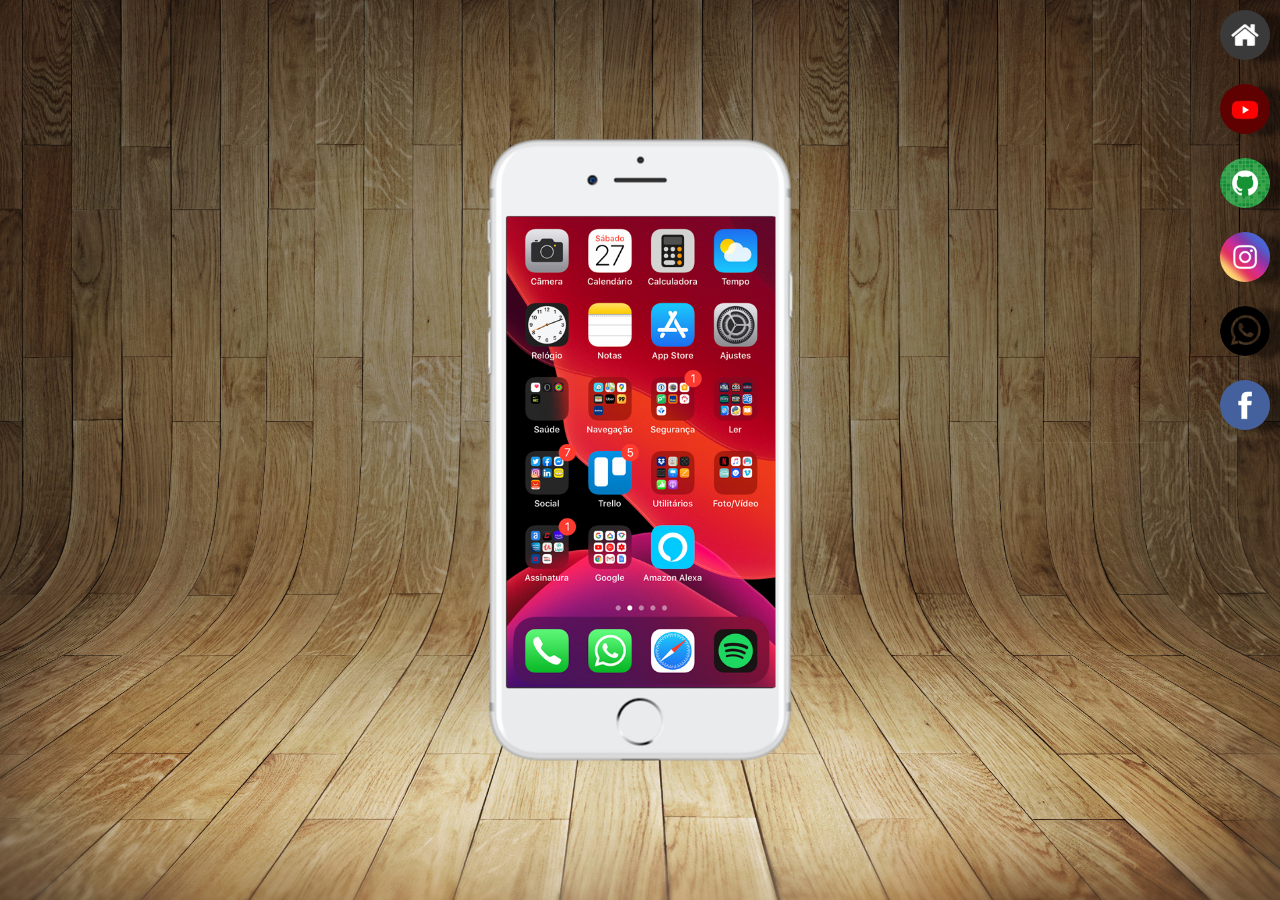
<file: index.html>
<!DOCTYPE html>
<html lang="ept-br">
<head>
    <meta charset="UTF-8">
    <meta name="viewport" content="width=device-width, initial-scale=1.0">
    <link rel="shortcut icon" href="favicon.ico" type="image/x-icon">
    <link rel="stylesheet" href="estilos/style.css">
    <title>projeto redes sociais </title>
</head>
<body>
   <main>
    <section id="telefone">
 <iframe src="home.html" name="tela" id="tela"frameborder="0">
   seu navegador não e compativel com isso.
 </iframe>
    </section>
    <section id="redes-sociais">
     <a href="home.html" target="tela"><img src="imagens/logo-home.jpg" alt=""></a><br>
     <a href="youtube.html" target="tela"><img src="imagens/logo-youtube.jpg" alt=""></a><br>
     <a href="github.html" target="tela"><img src="imagens/logo-github.jpg" alt=""></a><br>
     <a href="instagram.html" target="tela"><img src="imagens/logo-instagram.jpg" alt=""></a><br>
     <a href="whatsapp.html" target="tela"><img src="imagens/logo whatasapp.png"></a><br>
     <a href="facebook.html" target="tela"><img src="imagens/logo-facebook.jpg" alt=""></a><br>
    </section>
   </main> 
</body>
</html>
</file>
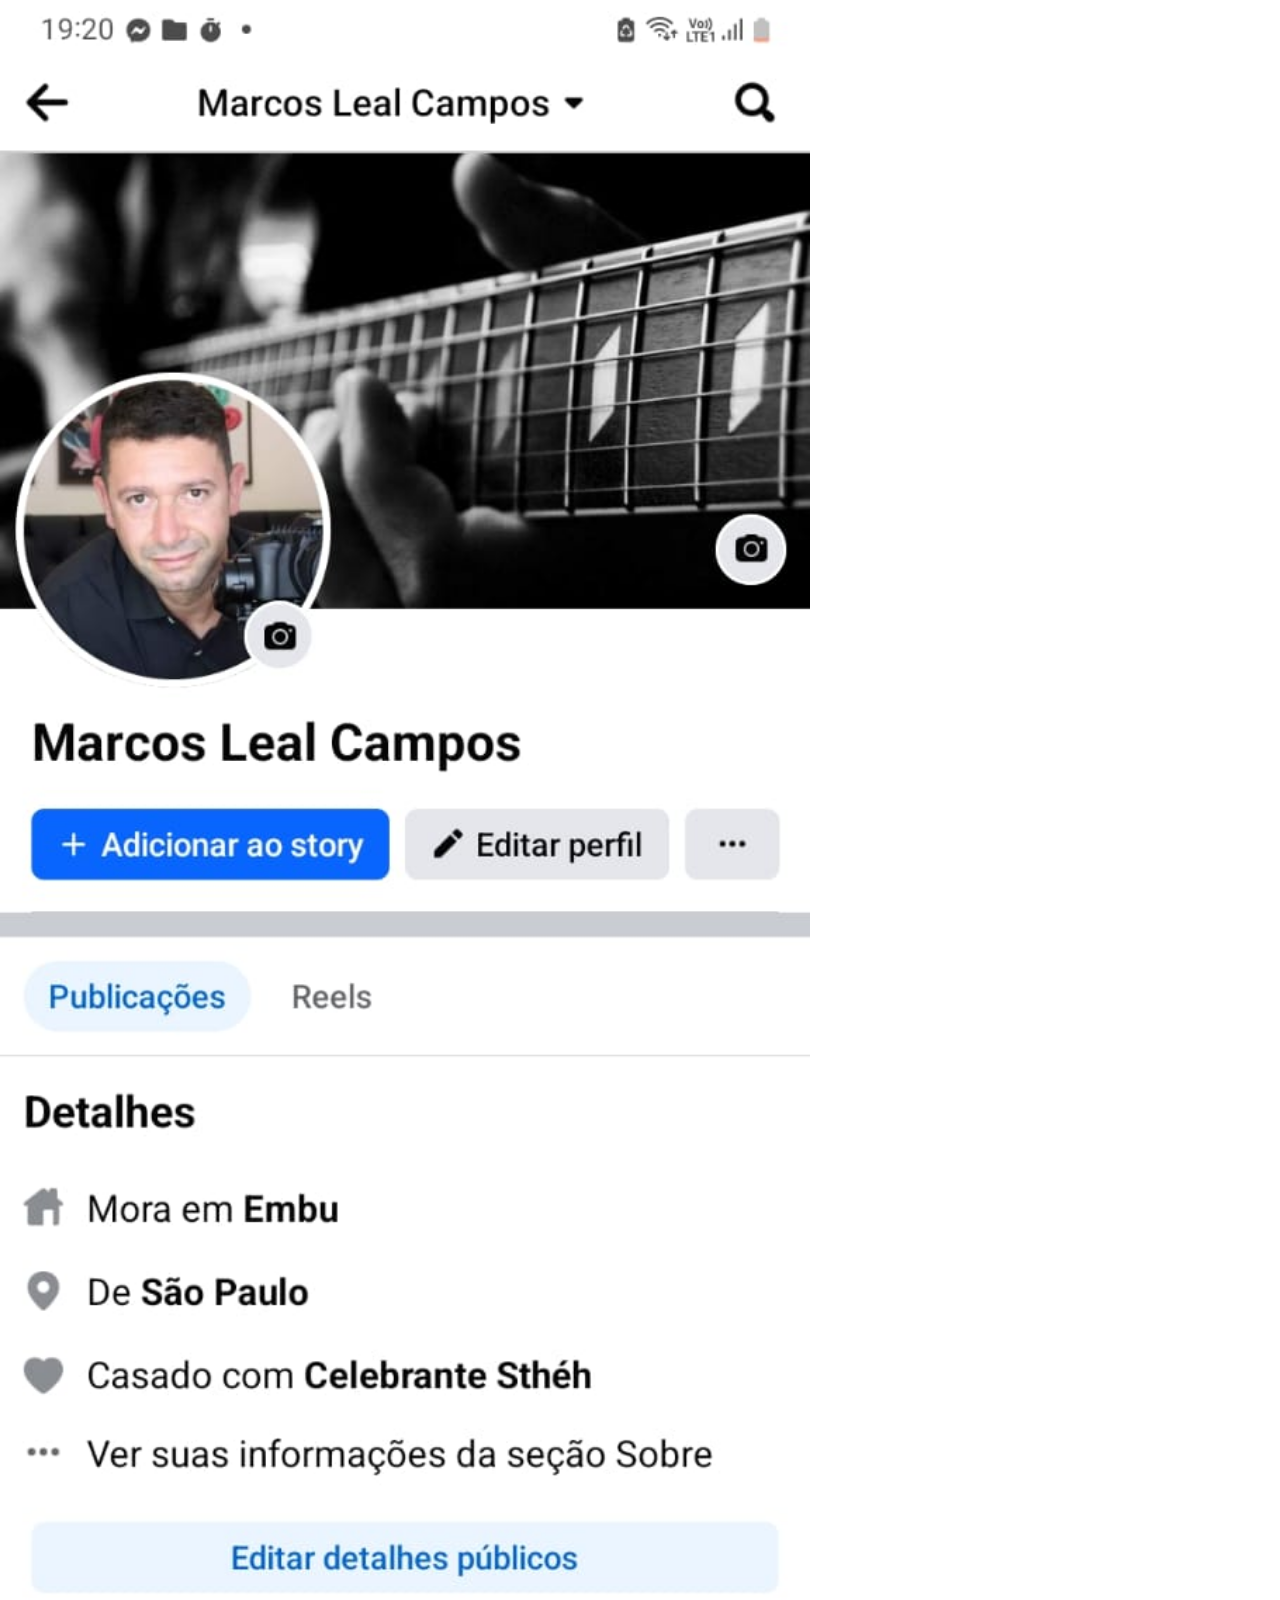
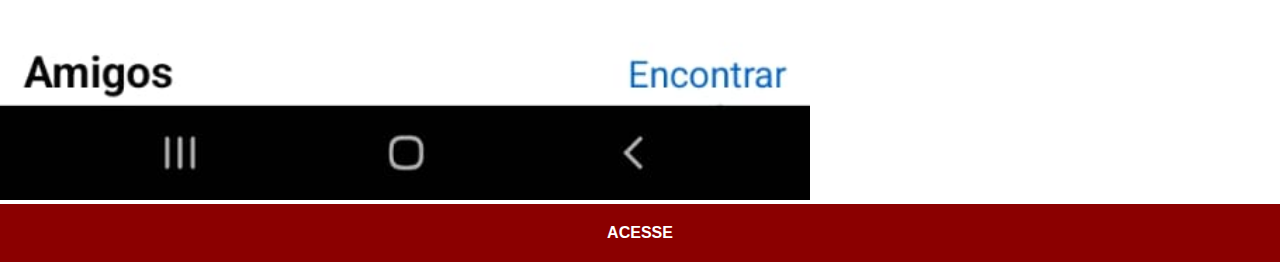
<file: facebook.html>
<!DOCTYPE html>
<html lang="pt-br">
<head>
    <meta charset="UTF-8">
    <meta name="viewport" content="width=device-width, initial-scale=1.0">
    <link rel="stylesheet" href="estilos/social.css">
    <title>facebook</title>
    
</head>
<body>
    <img src="imagens/tela fecebook mark.jpeg" alt="facebook">
    <a href="https://www.facebook.com/marcos.lealcampos" target="_blank">ACESSE</a>
</body>
</html>
</file>
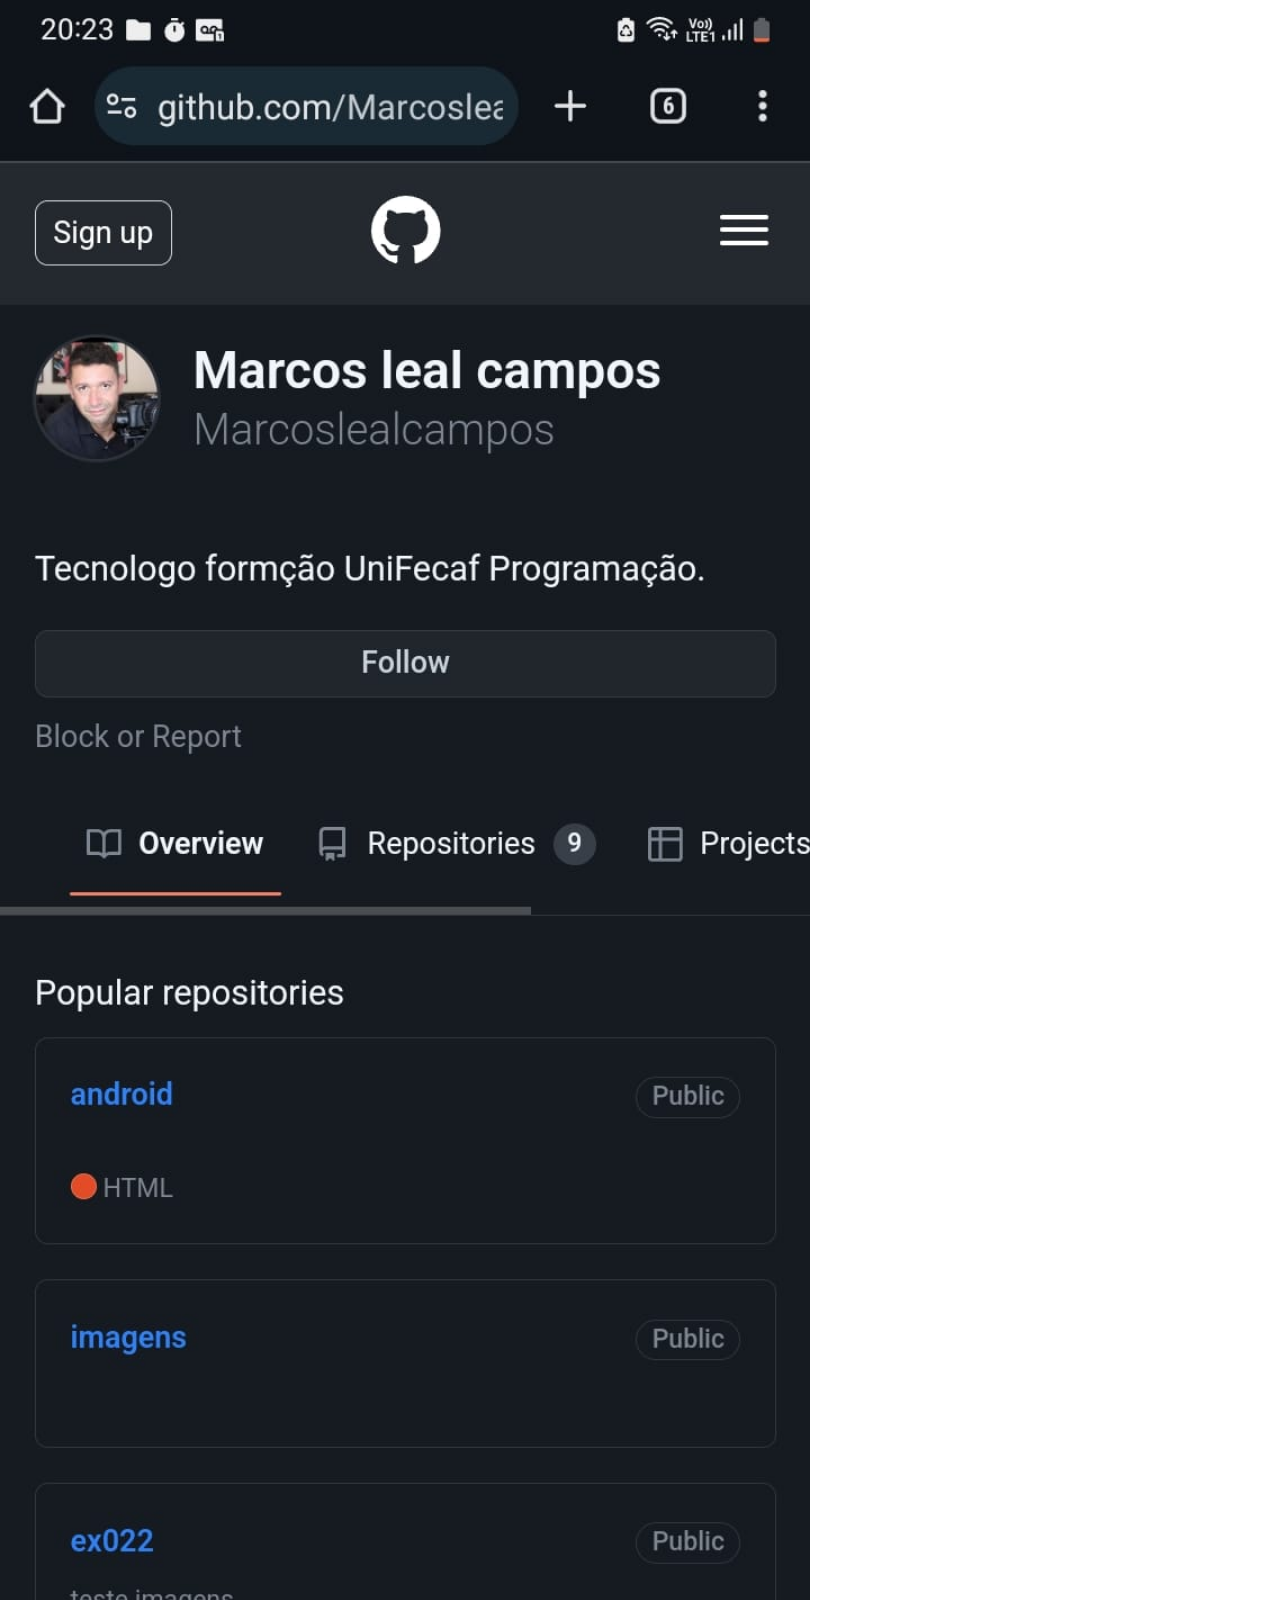
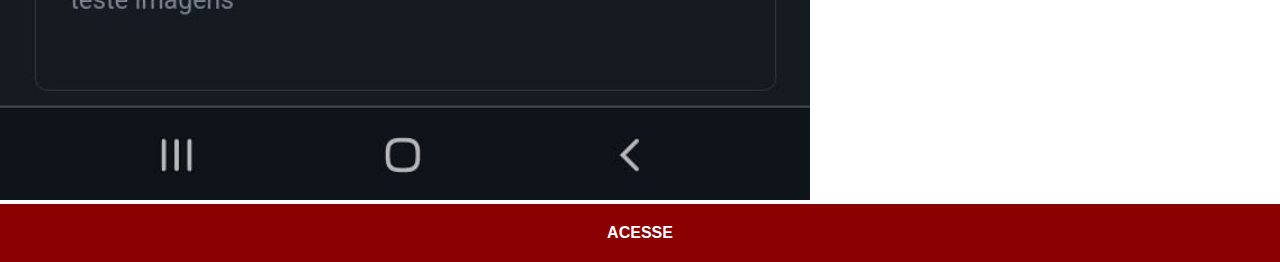
<file: github.html>
<!DOCTYPE html>
<html lang="pt=br">
<head>
    <meta charset="UTF-8">
    <meta name="viewport" content="width=device-width, initial-scale=1.0">
    <link rel="stylesheet" href="estilos/social.css">
    <title>github</title>
</head>
<body>
    <img src="imagens/github tela w.jpeg" alt="github">
    <a href="https://github.com/Marcoslealcampos" target="_blank">ACESSE</a>
</body>
</html>
</file>
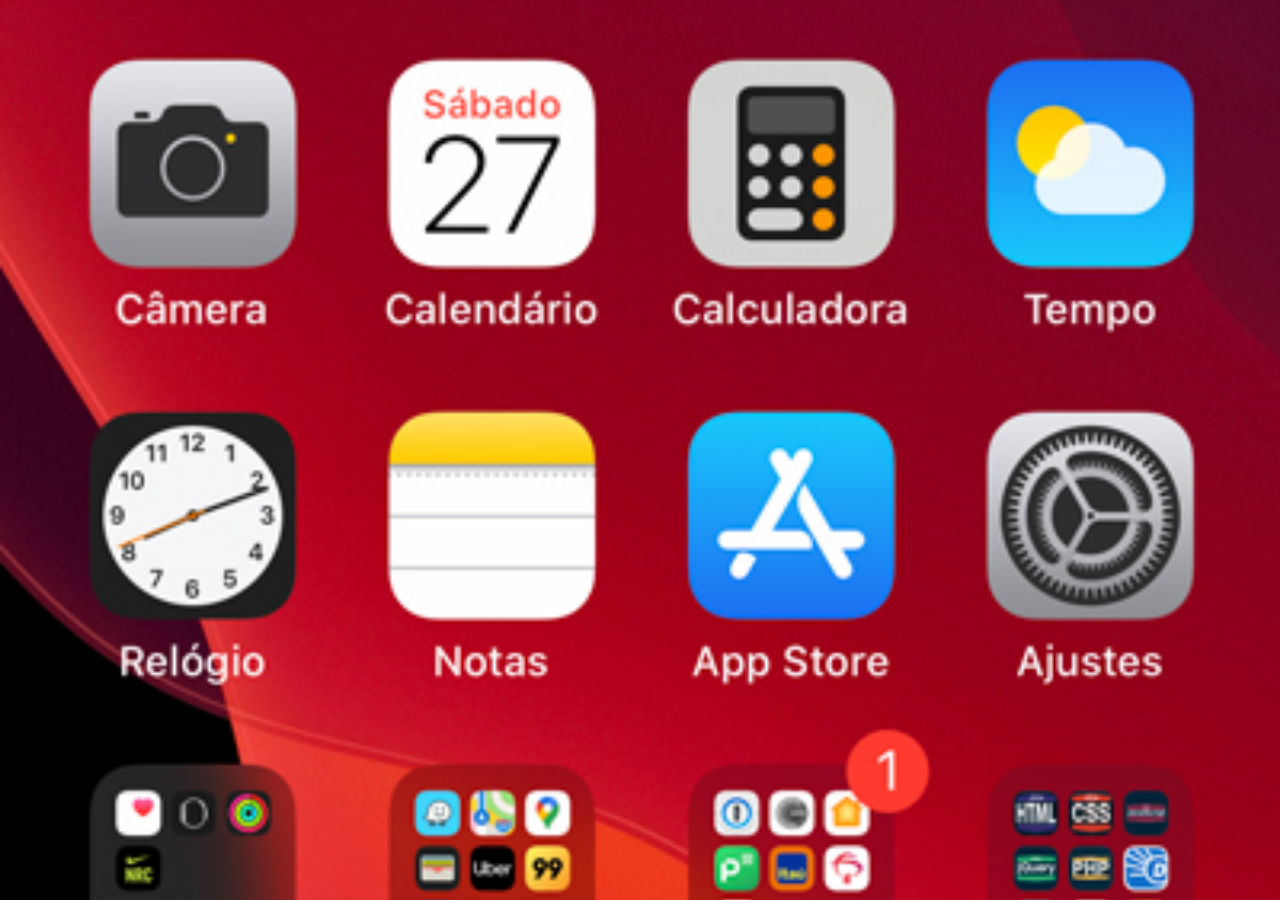
<file: home.html>
<!DOCTYPE html>
<html lang="pt-br">
<head>
    <meta charset="UTF-8">
    <meta name="viewport" content="width=device-width, initial-scale=1.0">
    <title>home</title>
</head>
<style>
    *{
        margin: 0px;
        padding: 0px;
       
    }
    body{
        width: 100vw;
        height: 100vh;
        background: black url('imagens/tela-home.jpg') no-repeat top center;
        background-size: cover;

    }

</style>
<body>
    
</body>
</html>
</file>
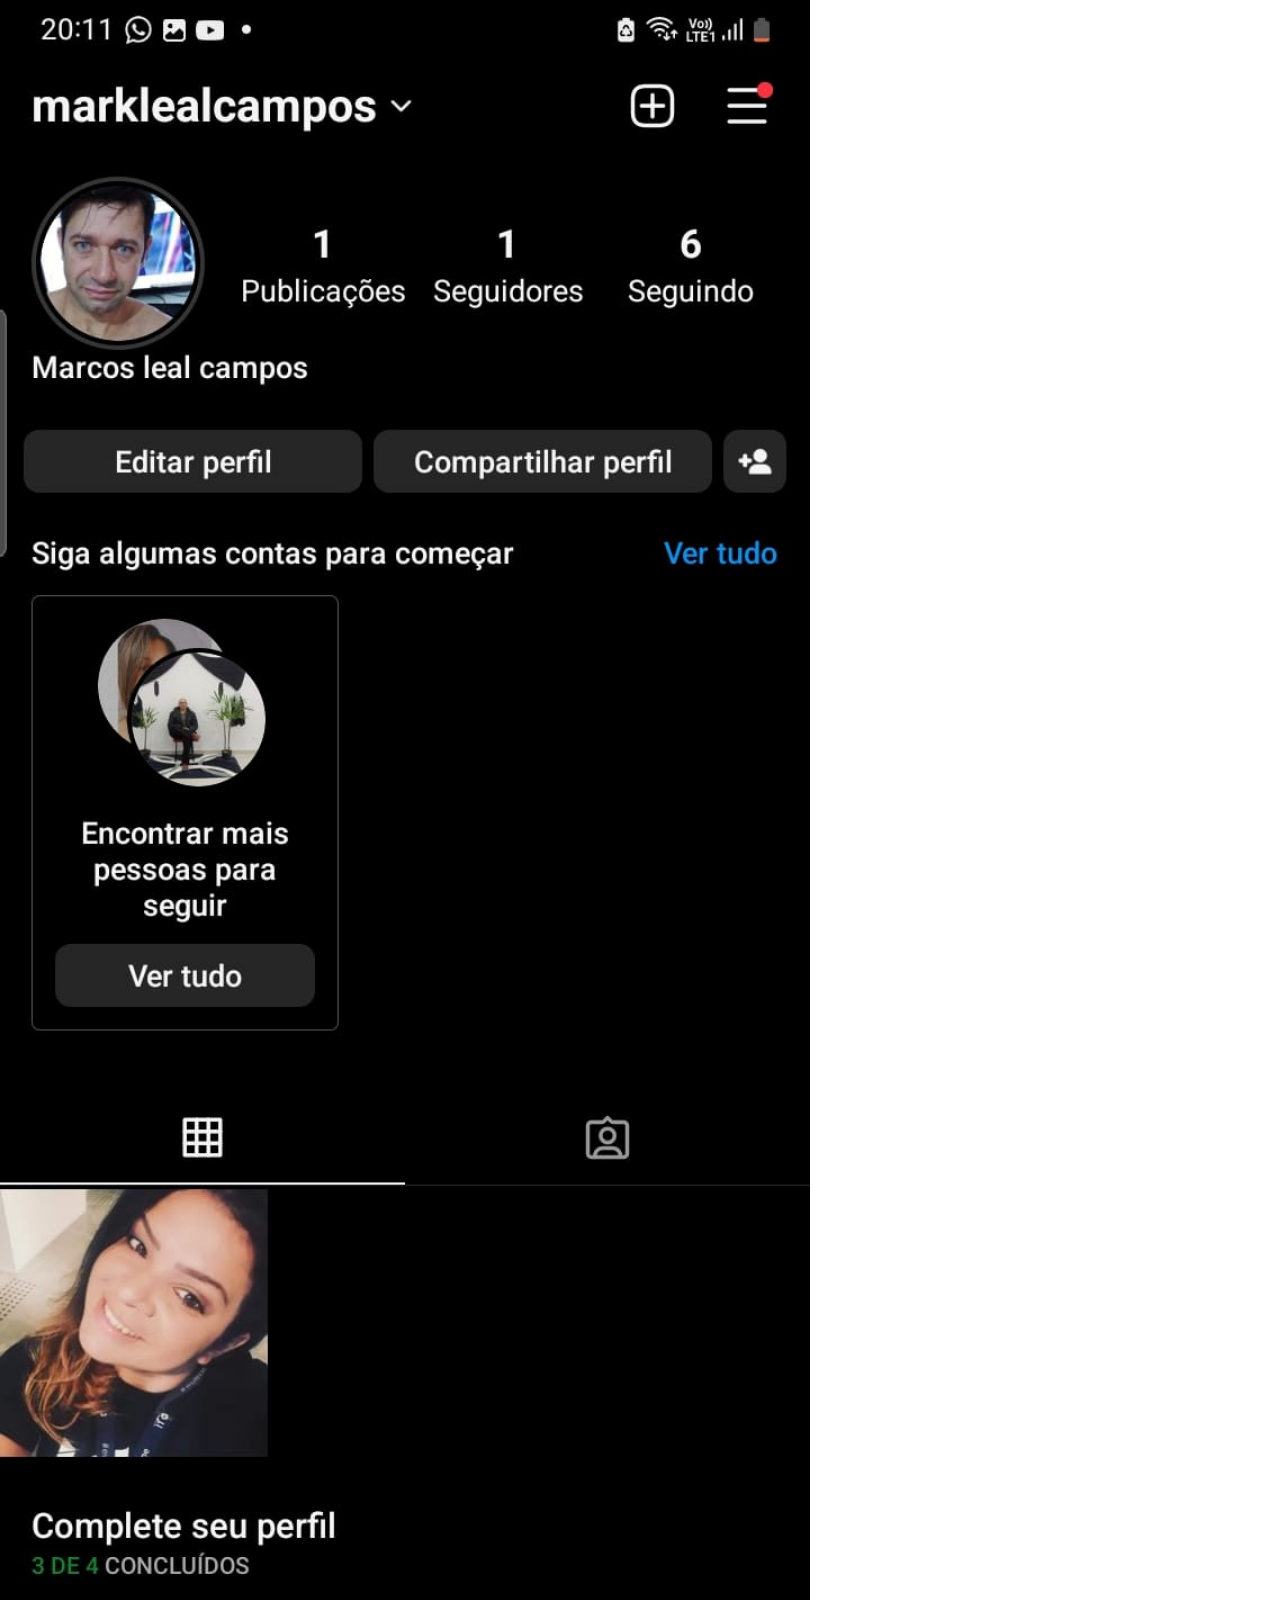
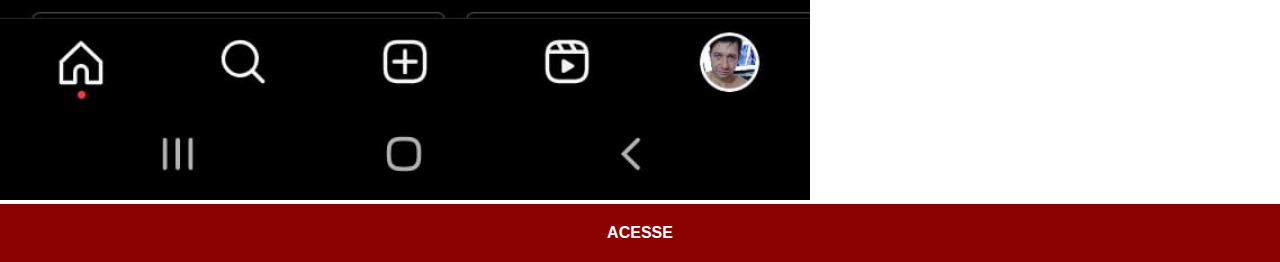
<file: instagram.html>
<!DOCTYPE html>
<html lang="pt-br">
<head>
    <meta charset="UTF-8">
    <meta name="viewport" content="width=device-width, initial-scale=1.0">
    <title>instagram</title>
    <link rel="stylesheet" href="estilos/social.css">
</head>
<body>
    <img src="imagens/tela instagram w.jpeg" alt="instagram">
   <a href="https://www.instagram.com/marklealcampos/" target="_blank">ACESSE</a>
</body>
</html>
</file>
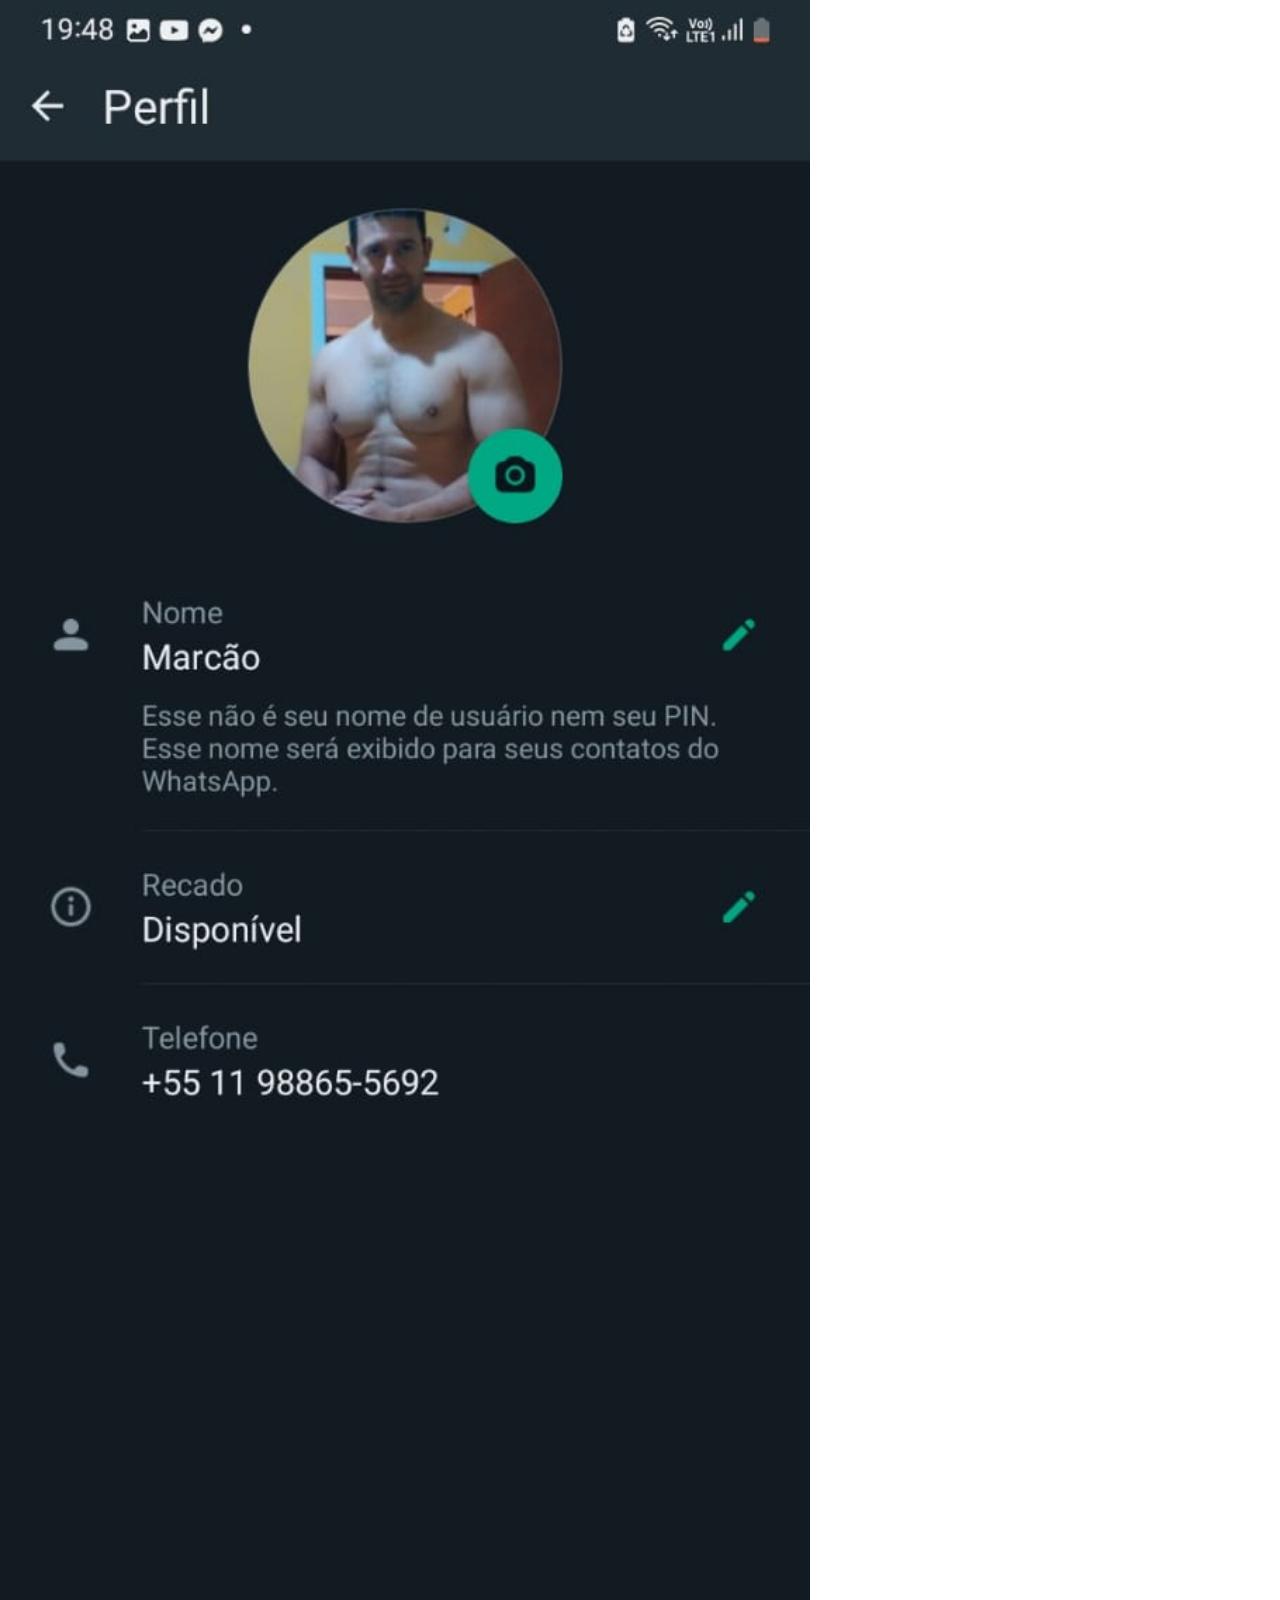
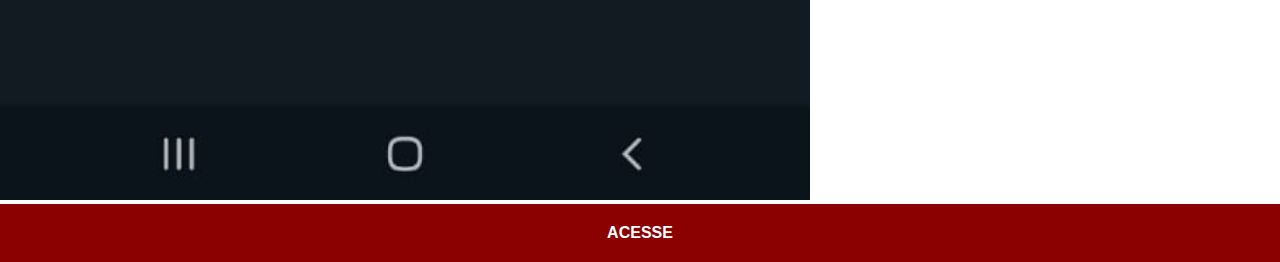
<file: whatsapp.html>
<!DOCTYPE html>
<html lang="pt-br">
<head>
    <meta charset="UTF-8">
    <meta name="viewport" content="width=device-width, initial-scale=1.0">
    <title>whatsapp</title>
    <link rel="stylesheet" href="estilos/social.css">
</head>
<body>
    <img src="imagens/WhatsApp mark3.jpeg" alt="whatsapp">
    <a href="https://web.whatsapp.com/" target="_blank">ACESSE</a>
</body>
</html>
</file>
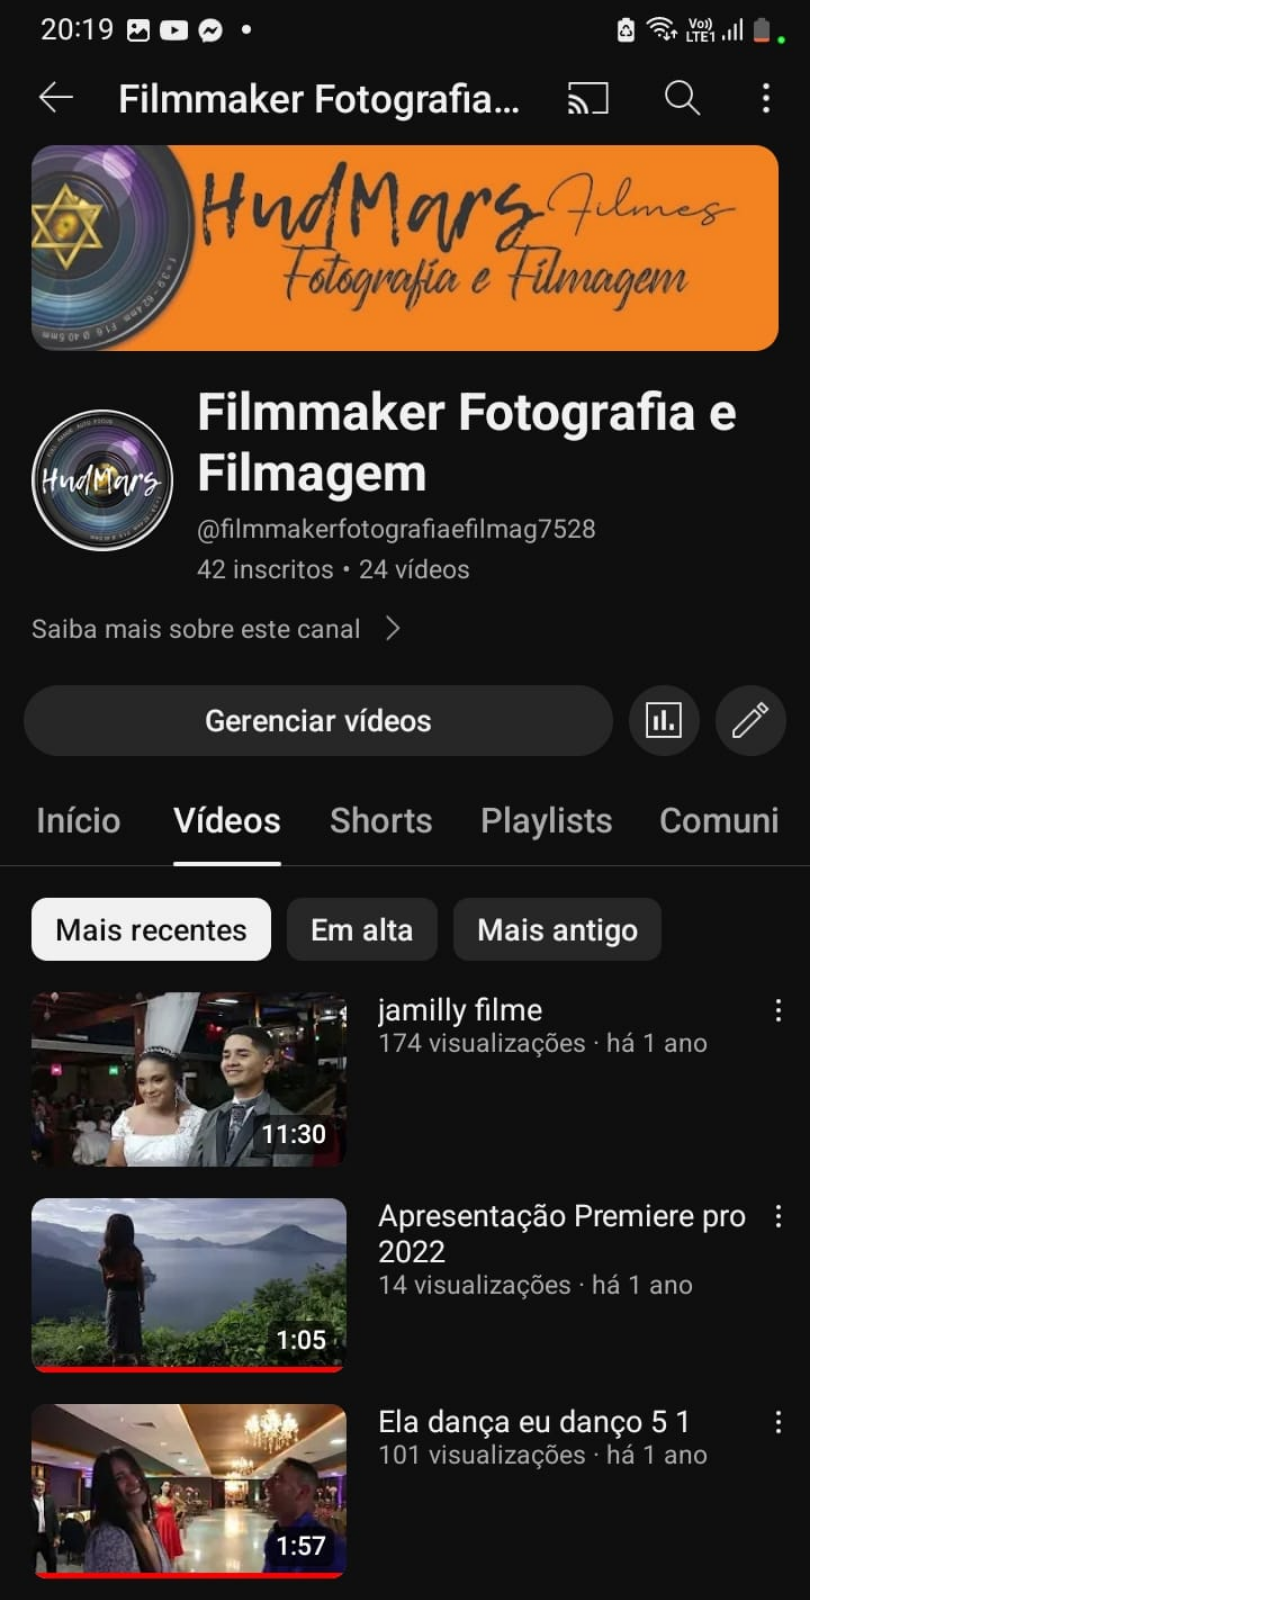
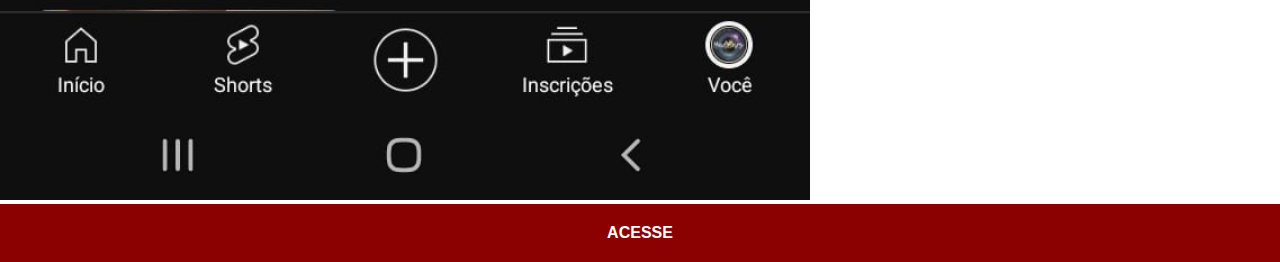
<file: youtube.html>
<!DOCTYPE html>
<html lang="pt-br">
<head>
    <meta charset="UTF-8">
    <meta name="viewport" content="width=., initial-scale=1.0">
    <title>youtube</title>
    <link rel="stylesheet" href="estilos/social.css">

</head>
<body>
    <img src="imagens/tela youtube w.jpeg" alt="youtube">
    <a href="https://www.youtube.com/channel/UCxDP8LN68m4CRr0S0P3XMfQ" target="_blank"> ACESSE</a>
</body>
</html>
</file>
<file: estilos/style.css>
@charset "UTF-8";

*{
    margin: 0px;
    padding: 0px;
    font-family: Arial, Helvetica, sans-serif;
}
html, bady{
    height: 100vh;
    width: 100vw;
    background-color: black;
}
 main{
    height: 100vh;
    position: relative;
  
 }
 body{
background: url('../imagens/fundo-madeira.jpg') no-repeat top center;
background-size: cover;
background-attachment: fixed;
 }

 section#telefone{
    position: absolute;
    top: 50%;
    left: 50%;
    transform: translate(-50%, -50%);

    height: 627px;
    width:311px;
    background: url(../imagens/frame-iphone.png) no-repeat
 }
iframe#tela{
    position: relative;
    top: 80px;
    left:22px;
    width:269px;
    height:471px;
}
section#redes-sociais{
    text-align: right;
}

section#redes-sociais img{

    width: 50px;
    margin: 10px;
    border-radius: 50%;
    box-shadow: 20px 2px 5px rgba(0, 0, 0, 0.400);
    box-sizing:border-box ; 
}
section#redes-sociais img:hover{
    border: 2px solid rgba(255, 255, 255, 0.639);
    transform: translate(-3px, -3px);
    box-shadow: 5px 5px 10px rgba(0, 0, 0, 0.615);
    transition: transform .3s, border .6s;
    
}
</file>
<file: estilos/social.css>
@charset "UTF-8";

*{
    margin: 0px;
    padding: 0px;
    font-family: Arial, Helvetica, sans-serif;
 }
  img {
  width: 90vh;

 }
  ::-webkit-scrollbar{
    width: 0px;
   height: 0px;

  }

 a {
display: block;
background-color: darkred;
color: white;
padding: 20px;
text-align: center;
font-weight: bolder;
text-decoration: none;

 } 

  a:hover{
    background-color: red;

  }
</file>
